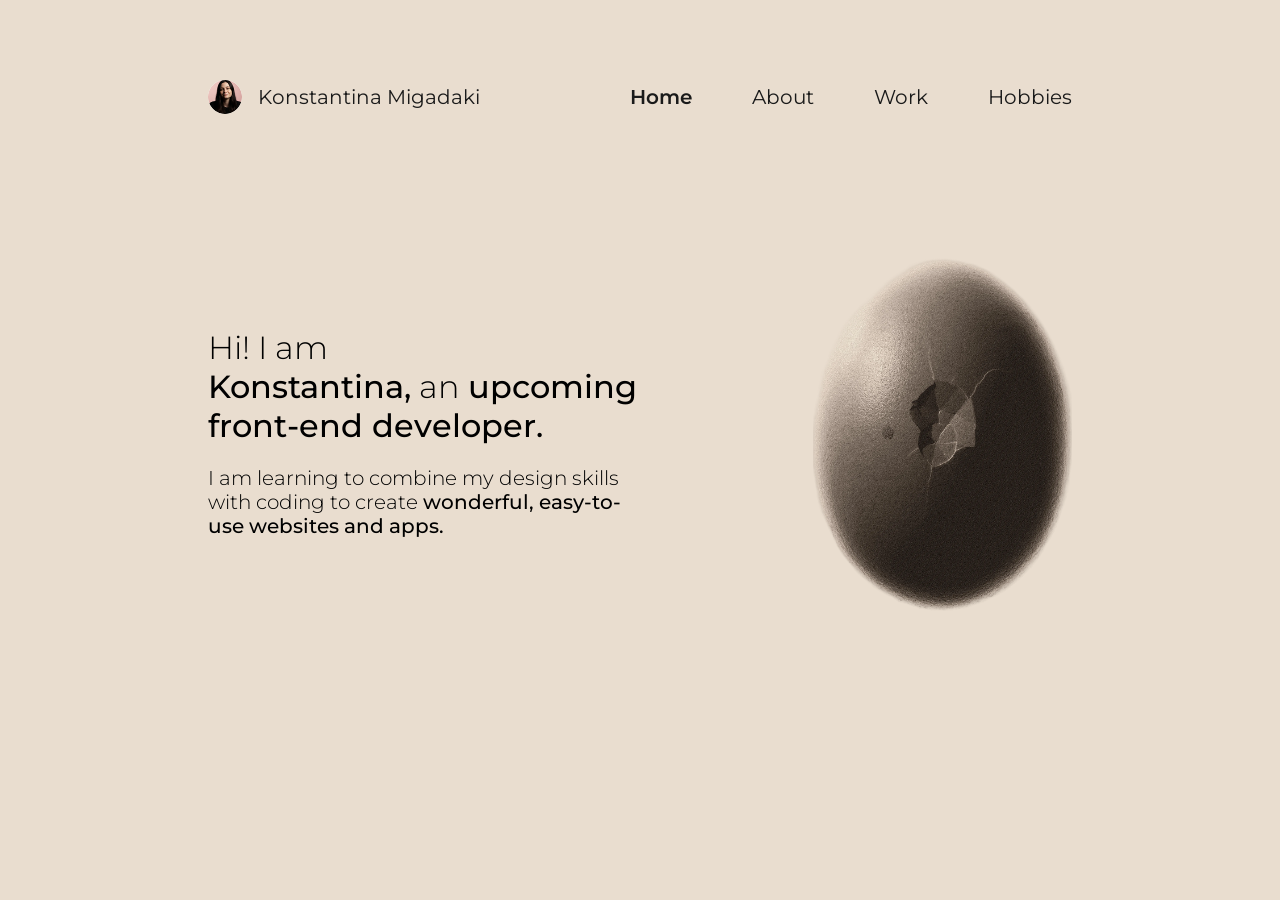
<file: index.html>
<!DOCTYPE html>
<html lang="en">

<head>
    <meta charset="UTF-8">
    <meta name="viewport" content="width=device-width, initial-scale=1.0">
    <link rel="stylesheet" href="https://fonts.googleapis.com/css2?family=Montserrat:wght@300;400;500;600&display=swap">
    <link rel="icon" type="image/png" href="images/Favicon.png">
    <link rel="stylesheet" href="styles.css">
    <title>Home | Konstantina Migadaki</title>
</head>

<body>

    <header class="topnav">
        <a href="index.html" class="logo">
            <img src="images/MyAvatar.png" alt="My Avatar">
            Konstantina Migadaki
        </a>
        <nav class="nav">
            <a href="index.html" class="active">Home</a>
            <a href="about.html">About</a>
            <a href="work.html">Work</a>
            <a href="hobbies.html">Hobbies</a>
        </nav>
    </header>

    <div class="content">
        <div class="content-text">
            <h1>Hi! I am<br><strong>Konstantina,</strong> an <strong>upcoming front-end developer.</strong></h1>
            <p>I am learning to combine my design skills with coding to create <strong>wonderful, easy-to-use websites
                    and apps.</strong></p>
        </div>
        <img id="egg" src="images/CrackedEgg.png" alt="A cracked egg about to hatch">
    </div>

</body>

</html>
</file>
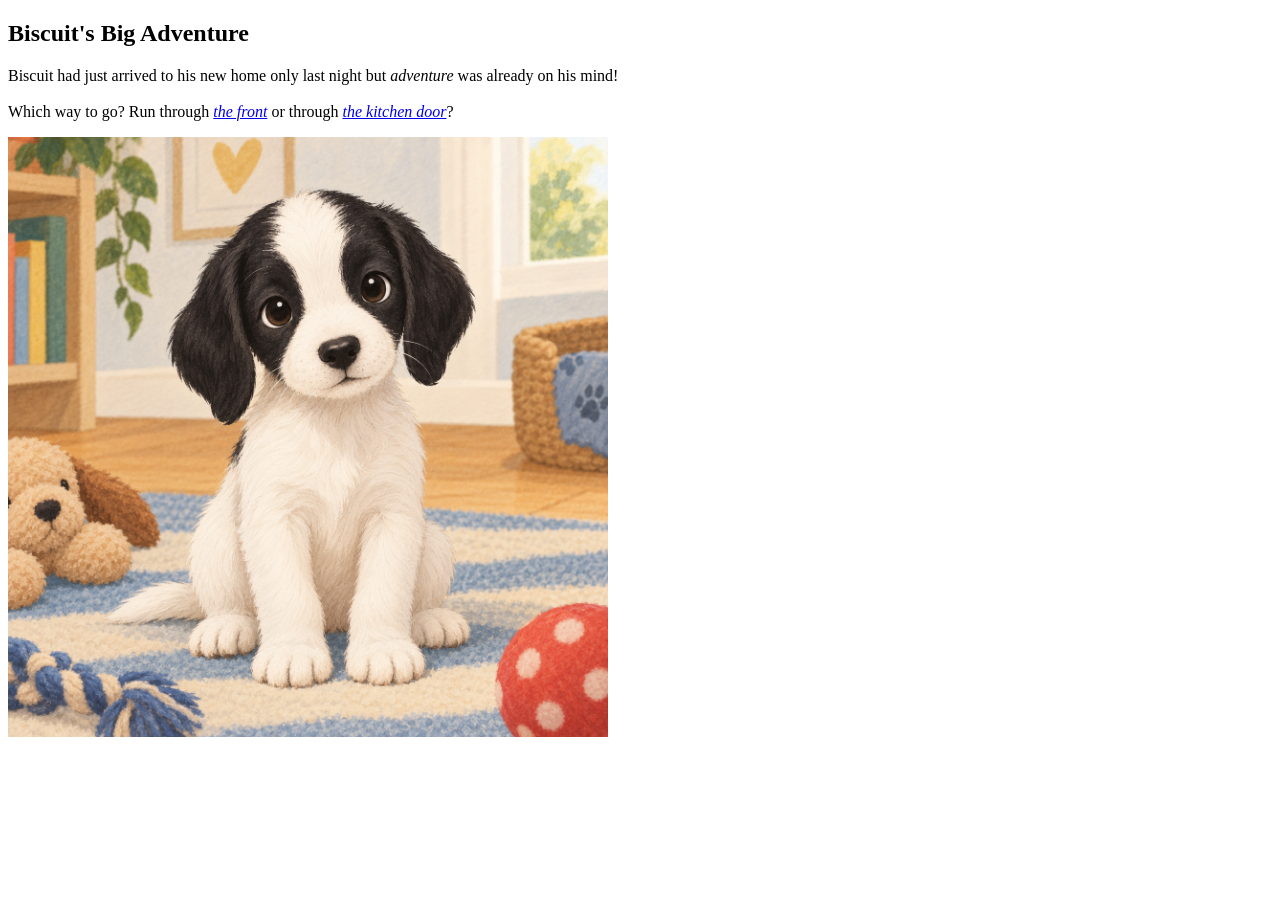
<file: projects/story/index.html>
<!DOCTYPE html>
<html lang="en">
    <head>
        <meta charset="UTF-8">
        <title>Biscuit's Big Adventure</title>
        <link rel="icon" type="image/x-icon" href="Images/Favicon_story.png">
    </head>
<body>
    <div>
        <!-- Story has four endpoints! -->
        <h2>Biscuit's Big Adventure</h2>
        <p>Biscuit had just arrived to his new home only last night but <em>adventure</em> was already on his mind!
        <br>
        <br>
        Which way to go? Run through <a href="thefrontdoor.html"><em>the front</em></a> or through <a href="thekitchendoor.html"> <em>the kitchen door</em></a>?</p>
        <img src="Images/Biscuit_page1.png" width="600" alt="Biscuit starting his adventure">
    </div>
</body>
</html>
</file>
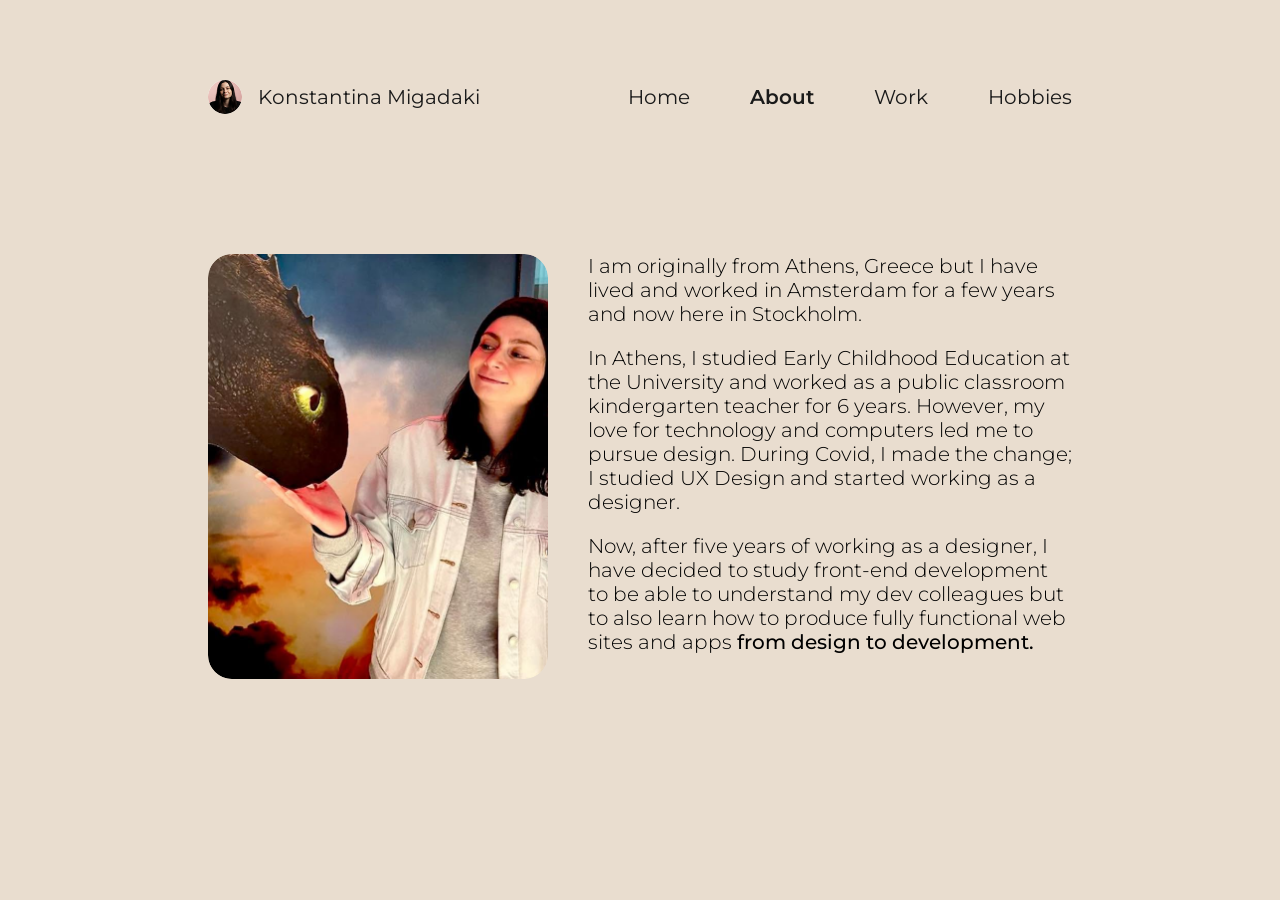
<file: about.html>
<!DOCTYPE html>
<html lang="en">

<head>
    <meta charset="UTF-8">
    <meta name="viewport" content="width=device-width, initial-scale=1.0">
    <link rel="stylesheet" href="https://fonts.googleapis.com/css2?family=Montserrat:wght@300;400;500;600&display=swap">
    <link rel="icon" type="image/png" href="images/Favicon.png">
    <link rel="stylesheet" href="styles.css">
    <title>About | Konstantina Migadaki</title>
</head>

<body>
    <header class="topnav">
        <a href="index.html" class="logo">
            <img src="images/MyAvatar.png" alt="My Avatar">
            Konstantina Migadaki
        </a>
        <nav class="nav">
            <a href="index.html">Home</a>
            <a href="about.html" class="active">About</a>
            <a href="work.html">Work</a>
            <a href="hobbies.html">Hobbies</a>
        </nav>
    </header>

    <div class="about">
        <img src="images/PictureofMe.png" alt="Image of Konstantina Migadaki">
        <div class="aboutme-text">
            <p>I am originally from Athens, Greece but I have lived and worked in Amsterdam for a few
                years and now here in Stockholm.</p>
            <p>In Athens, I studied Early Childhood Education at the University and worked as a public classroom
                kindergarten teacher for 6 years.
                However, my love for technology and computers led me to pursue design. During Covid, I made the
                change; I studied UX Design and started working as a designer.</p>
            <p>Now, after five years of working as a designer, I have decided to study front-end development to be able
                to understand my dev colleagues but to also learn
                how to produce fully functional web sites and apps<strong> from design to development.</strong></p>
        </div>
    </div>

</body>

</html>
</file>
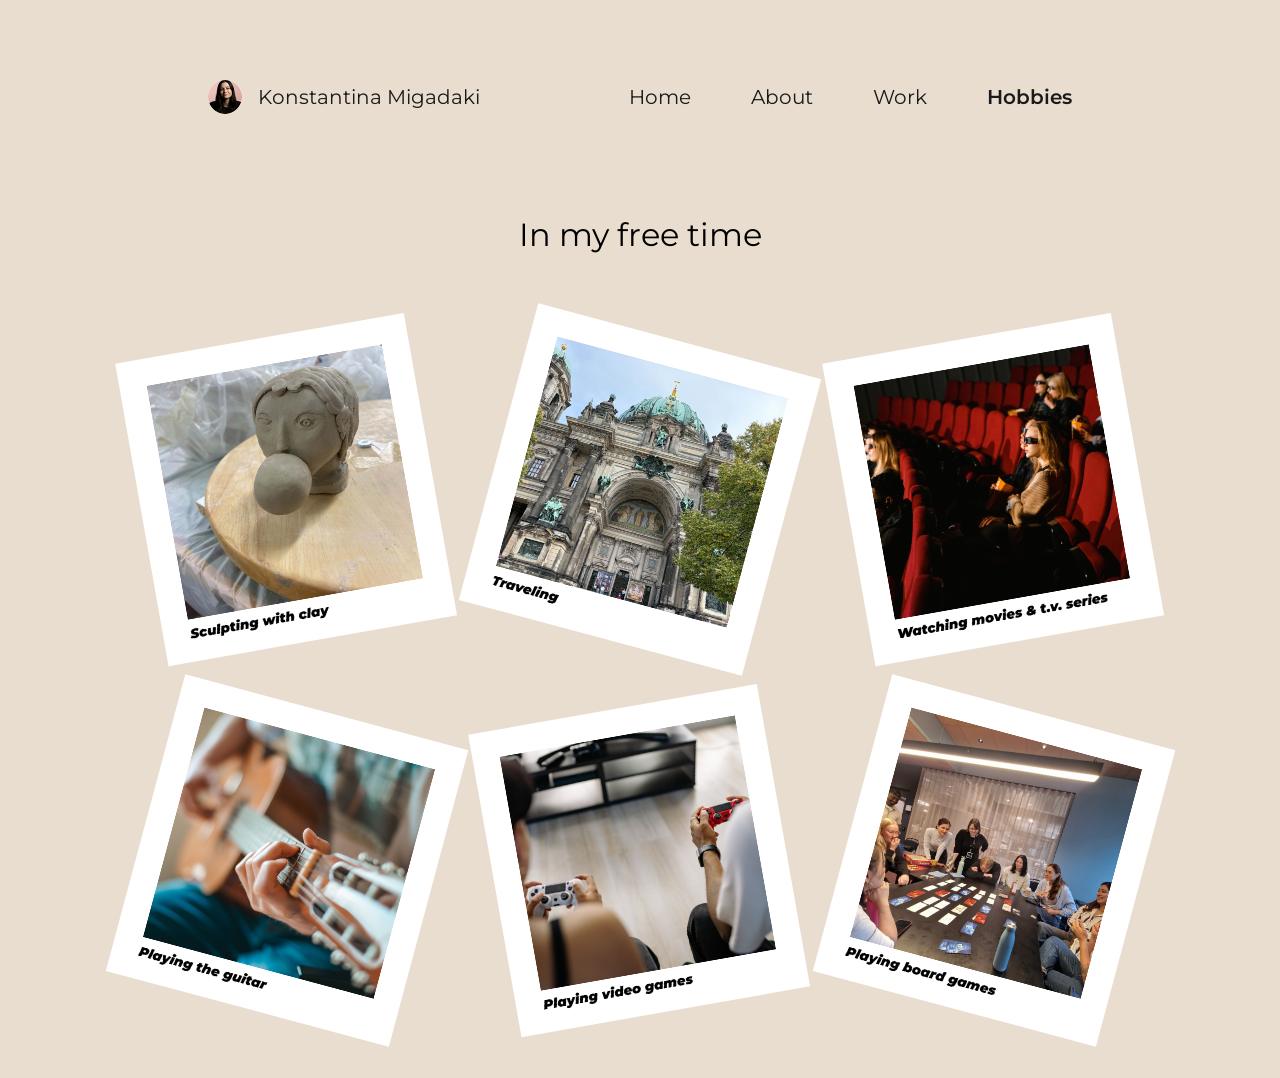
<file: hobbies.html>
<!DOCTYPE html>
<html lang="en">

<head>
    <meta charset="UTF-8">
    <meta name="viewport" content="width=device-width, initial-scale=1.0">
    <link rel="stylesheet" href="https://fonts.googleapis.com/css2?family=Montserrat:wght@300;400;500;600&display=swap">
    <link rel="icon" type="image/png" href="images/Favicon.png">
    <link rel="stylesheet" href="styles.css">
    <title>Hobbies | Konstantina Migadaki</title>
</head>

<body>
    <header class="topnav">
        <a href="index.html" class="logo">
            <img src="images/MyAvatar.png" alt="My Avatar">
            Konstantina Migadaki
        </a>
        <nav class="nav">
            <a href="index.html">Home</a>
            <a href="about.html">About</a>
            <a href="work.html">Work</a>
            <a href="hobbies.html" class="active">Hobbies</a>
        </nav>
    </header>

    <h1 class="page-title">In my free time</h1>

    <div class="mywork">

        <div class="tilt-left">
            <img src="images/Sculpting.png" alt="Image of one of my sculptures">
        </div>

        <div class="tilt-right">
            <img src="images/Traveling.png" alt="Picture of the Berlin Cathedral I took">
        </div>

        <div class="tilt-left">
            <img src="images/Movies.png" alt="Picture of a movie theater">
        </div>

        <div class="tilt-right">
            <img src="images/Guitar.png" alt="Picture of a person playing guitar">
        </div>

        <div class="tilt-left">
            <img src="images/videogames.png" alt="Picture of two people playing videogames">
        </div>

        <div class="tilt-right">
            <img src="images/boardgames.png" alt="Picture of our class playing a board game">
        </div>

    </div>

</body>

</html>
</file>
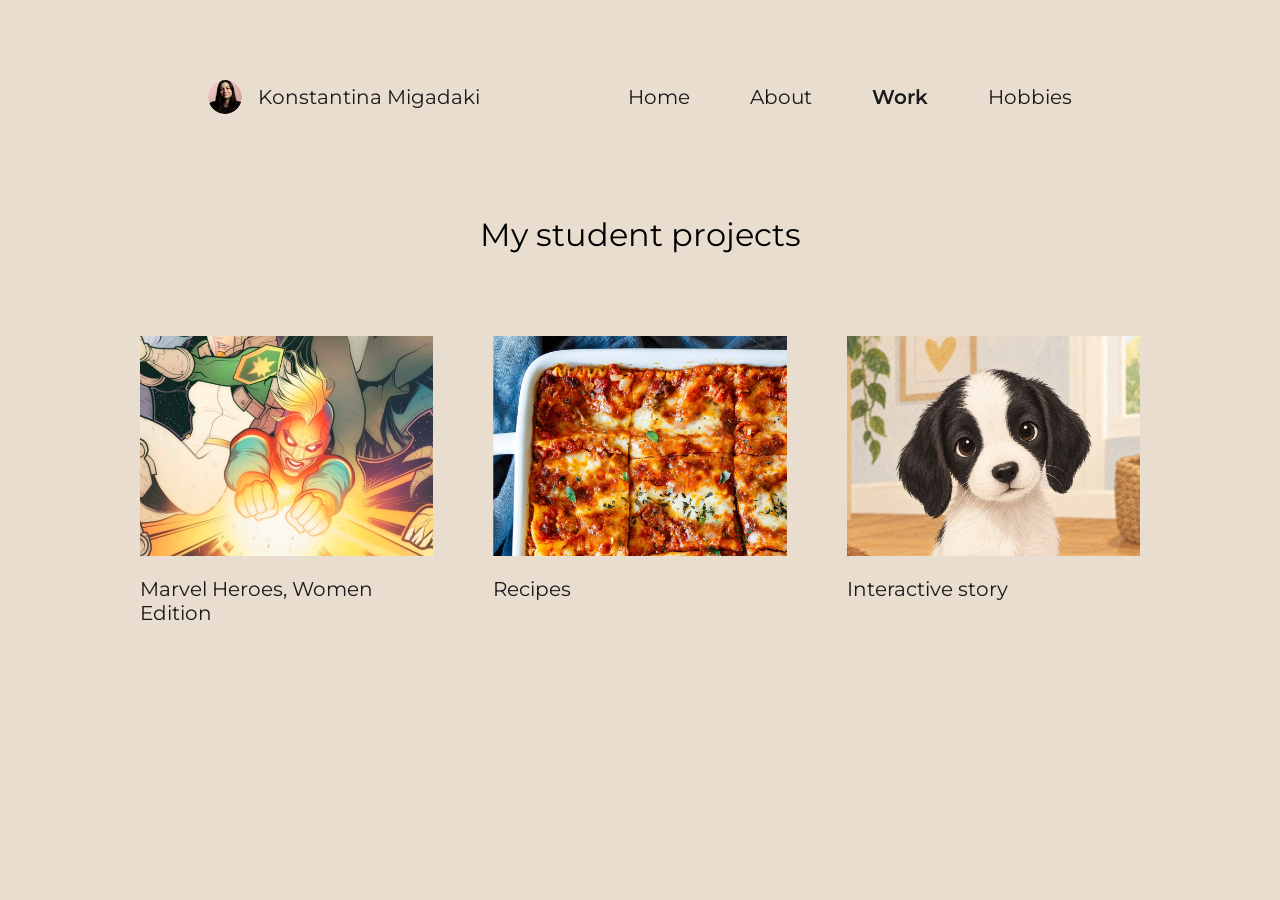
<file: work.html>
<!DOCTYPE html>
<html lang="en">

<head>
    <meta charset="UTF-8">
    <meta name="viewport" content="width=device-width, initial-scale=1.0">
    <link rel="stylesheet" href="https://fonts.googleapis.com/css2?family=Montserrat:wght@300;400;500;600&display=swap">
    <link rel="icon" type="image/png" href="images/Favicon.png">
    <link rel="stylesheet" href="styles.css">
    <title>Work | Konstantina Migadaki</title>
</head>

<body>
    <header class="topnav">
        <a href="index.html" class="logo">
            <img src="images/MyAvatar.png" alt="My Avatar">
            Konstantina Migadaki
        </a>
        <nav class="nav">
            <a href="index.html">Home</a>
            <a href="about.html">About</a>
            <a href="work.html" class="active">Work</a>
            <a href="hobbies.html">Hobbies</a>
        </nav>
    </header>

    <h1 class="page-title">My student projects</h1>

    <div class="mywork">

        <a href="https://dinaongit.github.io/Card-project/" target="_blank">
            <img src="images/Captain_Marvel.png" alt="Image of Captain Marvel">
            <h2>Marvel Heroes, Women Edition</h2>
        </a>

        <a href="projects/Recipes/Recipes.html" target="_blank">
            <img src="images/Lasagna-Recipe.jpg" alt="Image of Lasagna Recipe">
            <h2>Recipes</h2>
        </a>

        <a href="projects/story/index.html" target="_blank">
            <img src="images/Biscuit_page1.png" alt="Image of Biscuit Story">
            <h2>Interactive story</h2>
        </a>

    </div>

</body>

</html>
</file>
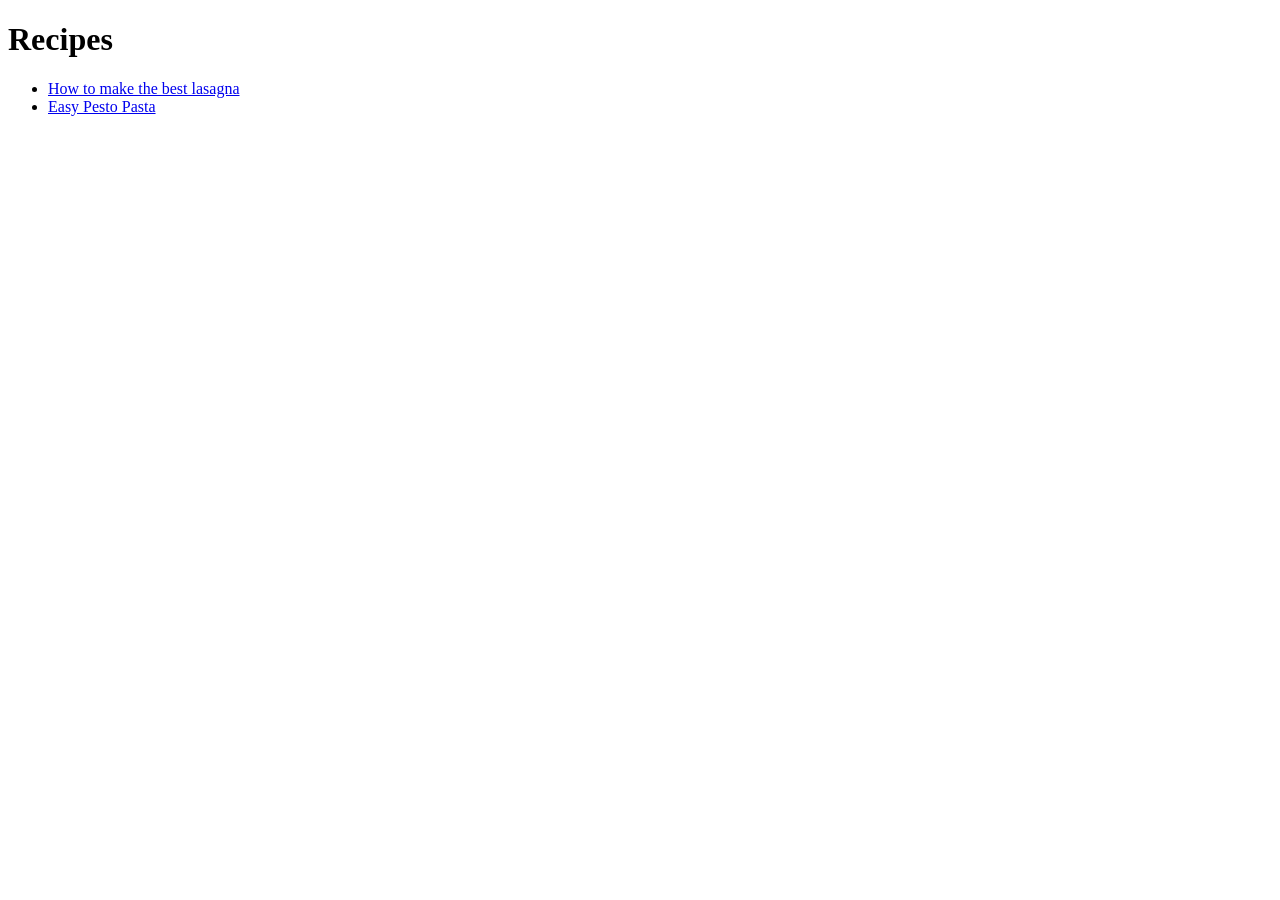
<file: projects/recipes/Recipes.html>
<!DOCTYPE html>
<html lang="en">
    <head>
<meta charset="UTF-8">
<title>Index</title>
    </head>
    <body>
        <h1>Recipes</h1>
        <ul>
            <li><a href="Recipes/lasagna.html"> How to make the best lasagna </a></li>
            <li><a href="Recipes/PastaPesto.html"> Easy Pesto Pasta </a></li>
        </ul>
    </body>
</html>
</file>
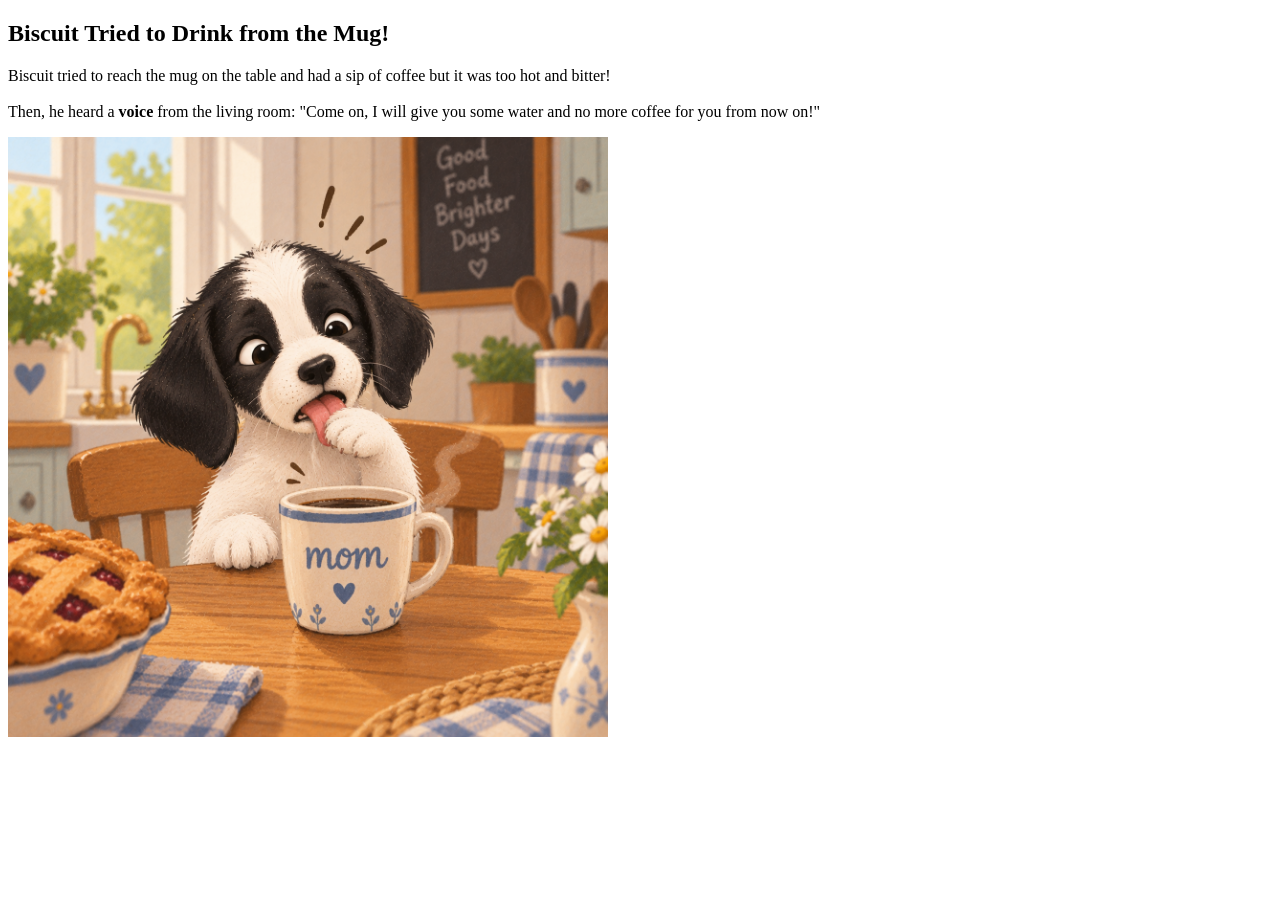
<file: projects/story/coffee.html>
<!DOCTYPE html>
<html lang="en">
    <head>
        <meta charset="UTF-8">
        <title>Biscuit's Big Adventure</title>
        <link rel="icon" type="image/x-icon" href="Images/Favicon_story.png">
    </head>
<body>
    <div>
        <h2>Biscuit Tried to Drink from the Mug!</h2>
        <p>Biscuit tried to reach the mug on the table and had a sip of coffee but it was too hot and bitter!
            <br>
            <br>
        Then, he heard a <strong>voice</strong> from the living room: "Come on, I will give you some water and no more coffee for you from now on!"</p>
        <img src="Images/BitterHotCoffee.png" width="600" height="600" alt="Biscuit trying to reach the mug but the coffee is bitter and too hot">
    </div>
</body>
</html>
</file>
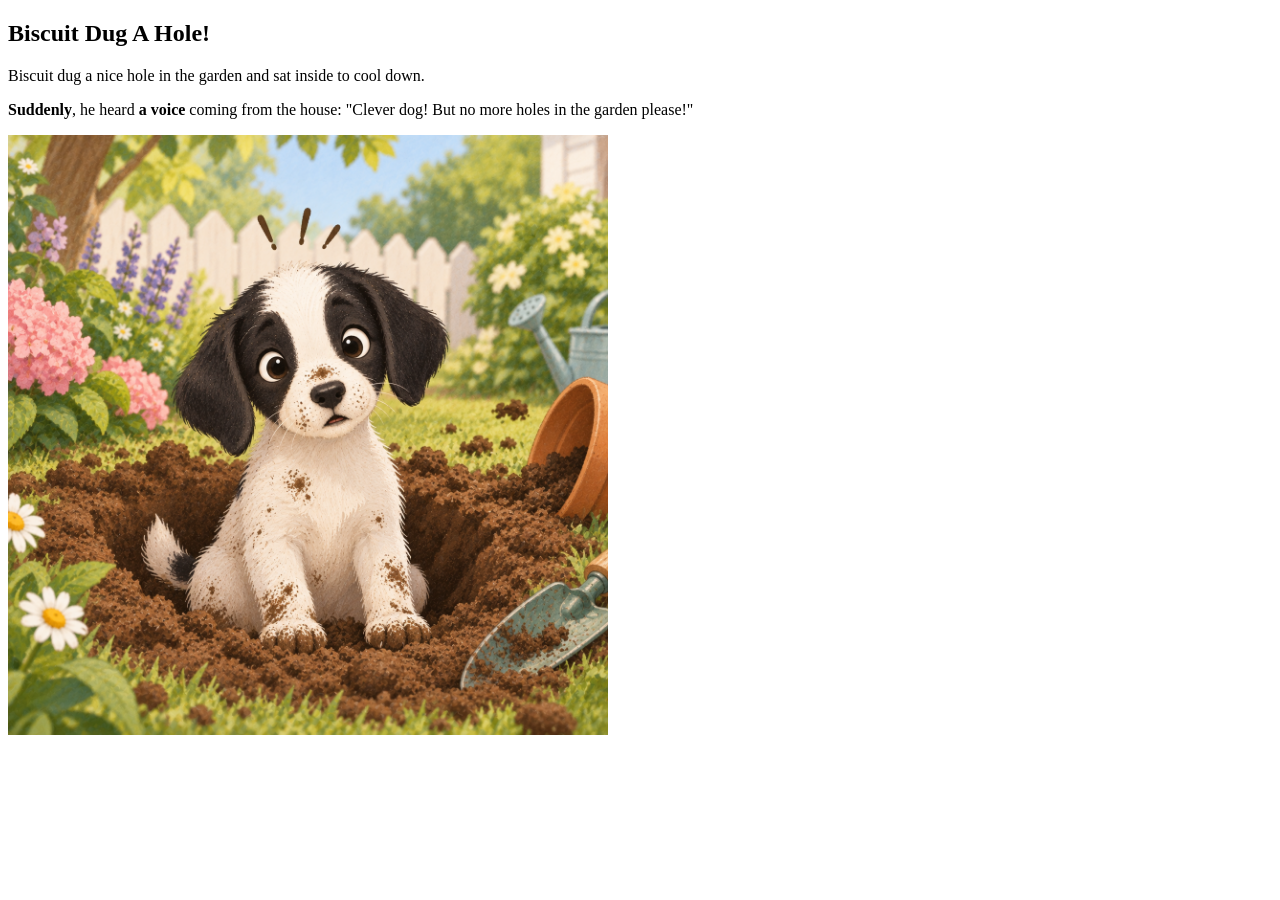
<file: projects/story/dighole.html>
<!DOCTYPE html>
<html lang="en">
    <head>
        <meta charset="UTF-8">
        <title>Biscuit's Big Adventure</title>
        <link rel="icon" type="image/x-icon" href="Images/Favicon_story.png">
    </head>
<body>
    <div>
        <h2>Biscuit Dug A Hole!</h2>
        <p>Biscuit dug a nice hole in the garden and sat inside to cool down.</p>
        <strong>Suddenly</strong>, he heard <strong>a voice</strong> coming from the house: "Clever dog! But no more holes in the garden please!"</p>
        <img src="Images/DugHoleinTheGarden.png" width="600" height="600" alt="Biscuit in the hole he dug in the garden looking surprised">
    </div>
</body>
</html>
</file>
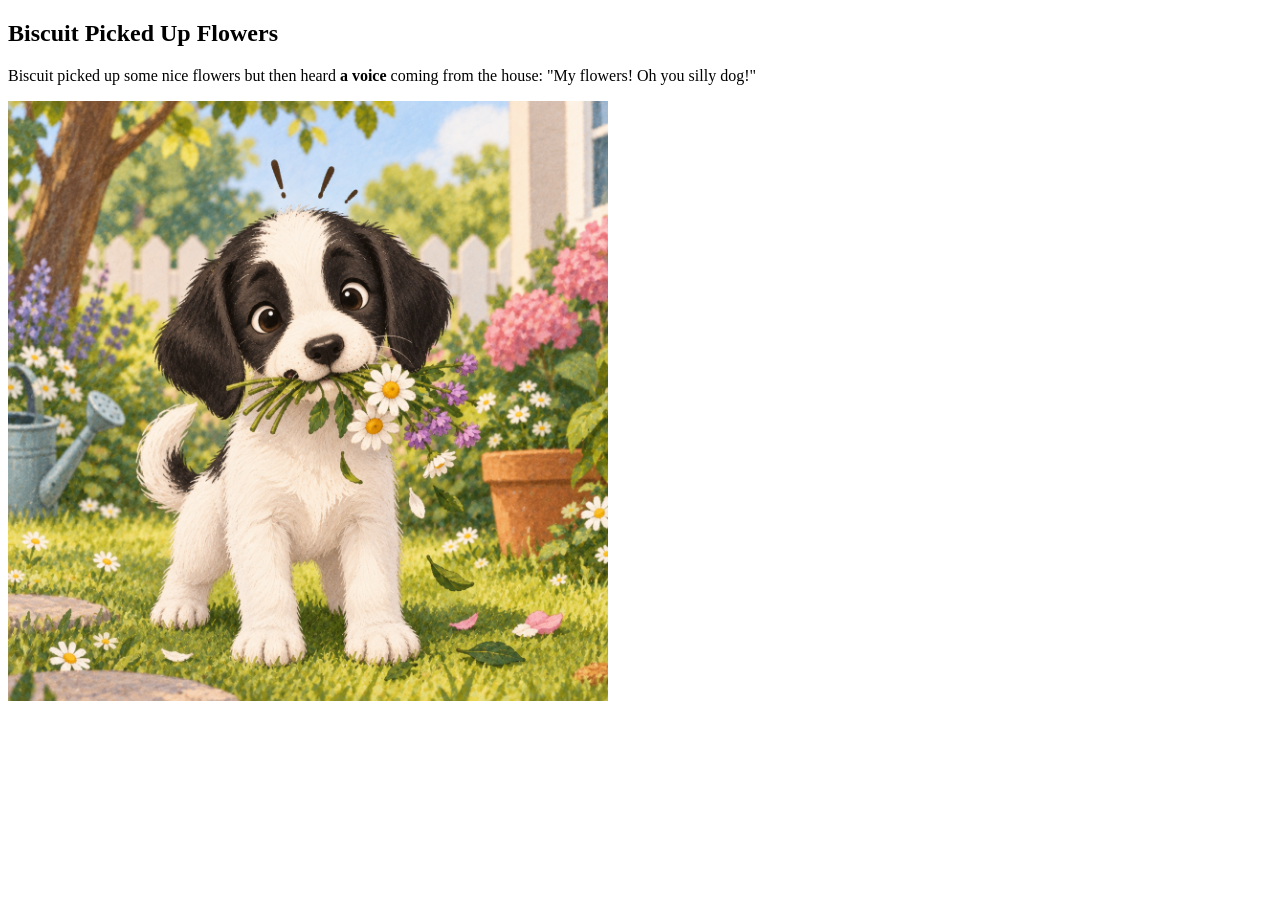
<file: projects/story/pickupflowers.html>
<!DOCTYPE html>
<html lang="en">
    <head>
        <meta charset="UTF-8">
        <title>Biscuit's Big Adventure</title>
        <link rel="icon" type="image/x-icon" href="Images/Favicon_story.png">
    </head>
<body>
    <div>
        <h2>Biscuit Picked Up Flowers</h2>
        <p>Biscuit picked up some nice flowers but then heard <strong>a voice</strong> coming from the house: "My flowers! Oh you silly dog!"</p>
        <img src="Images/PickedtheFlowers.png" width="600" height="600" alt="Biscuit with flowers in his mouth looking surprised">
    </div>
</body>
</html>
</file>
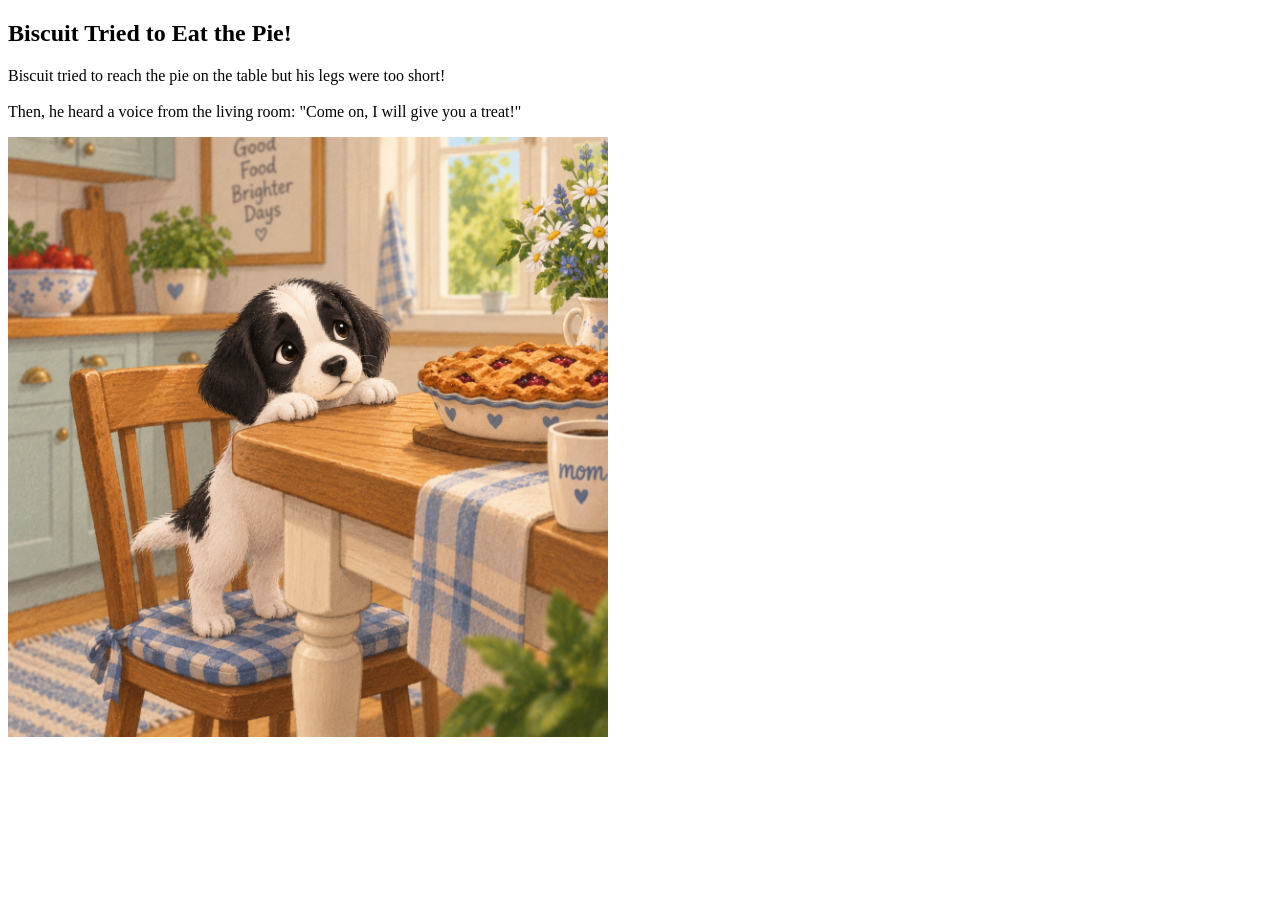
<file: projects/story/pie.html>
<!DOCTYPE html>
<html lang="en">
    <head>
        <meta charset="UTF-8">
        <title>Biscuit's Big Adventure</title>
        <link rel="icon" type="image/x-icon" href="Images/Favicon_story.png">
    </head>
<body>
    <div>
        <h2>Biscuit Tried to Eat the Pie!</h2>
        <p>Biscuit tried to reach the pie on the table but his legs were too short!
            <br>
            <br>
        Then, he heard a voice from the living room: "Come on, I will give you a treat!"</p>
        <img src="Images/CannotReachthePie.png" width="600" height="600" alt="Biscuit trying to reach the pie but his legs are too short">
    </div>
</body>
</html>
</file>
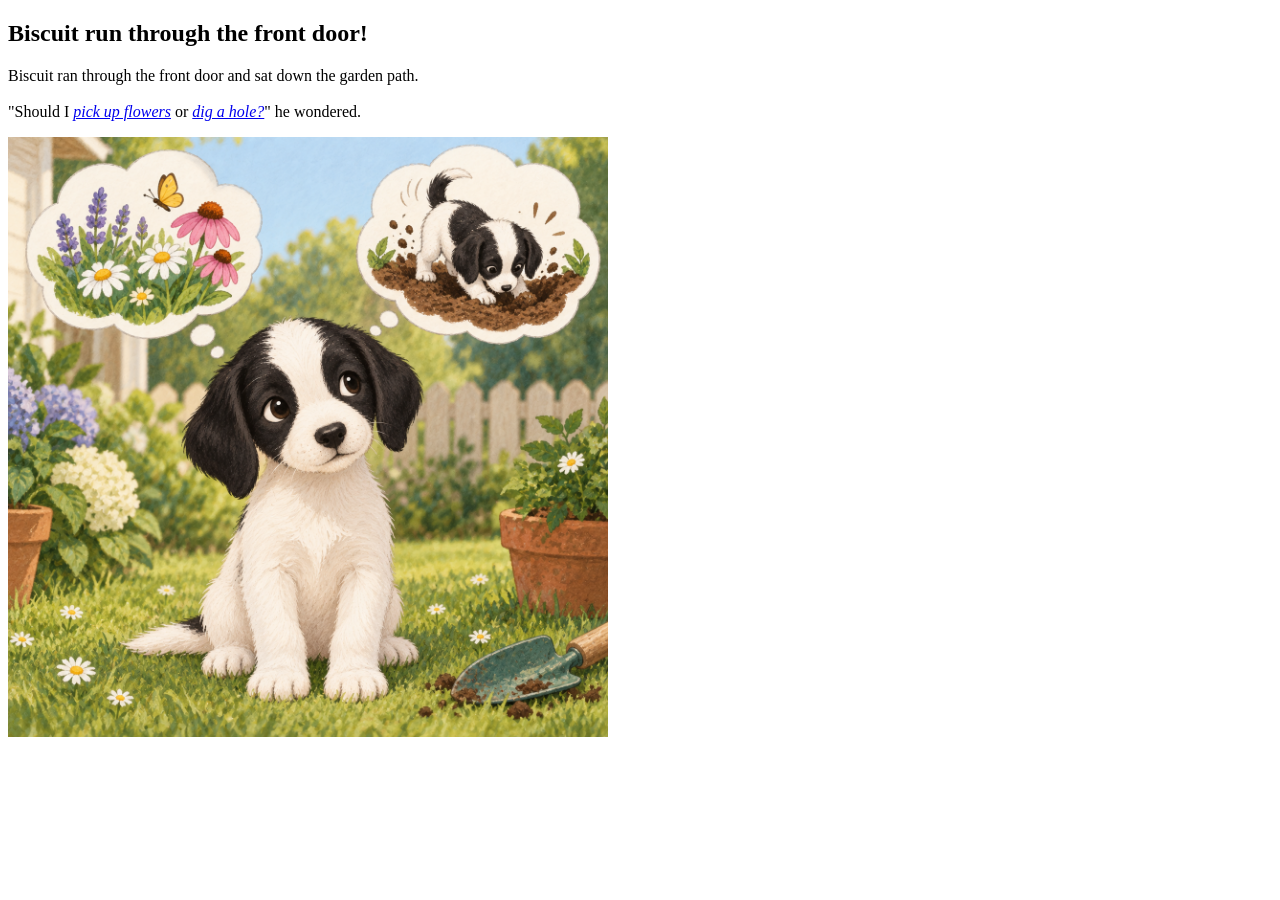
<file: projects/story/thefrontdoor.html>
<!DOCTYPE html>
<html lang="en">
    <head>
        <meta charset="UTF-8">
        <title>Biscuit's Big Adventure</title>
        <link rel="icon" type="image/x-icon" href="Images/Favicon_story.png">
    </head>
<body>
    <div>
        <h2>Biscuit run through the front door!</h2>
        <p>Biscuit ran through the front door and sat down the garden path.
        <br>
        <br>
        "Should I <a href="pickupflowers.html"><em>pick up flowers</em></a> or <a href="dighole.html"> <em>dig a hole?</em></a>" he wondered.</p>
        <img src="Images/FlowersORdig.png" width="600" height="600" alt="Biscuit deciding whether to pick up flowers or dig a hole">
    </div>
</body>
</html>
</file>
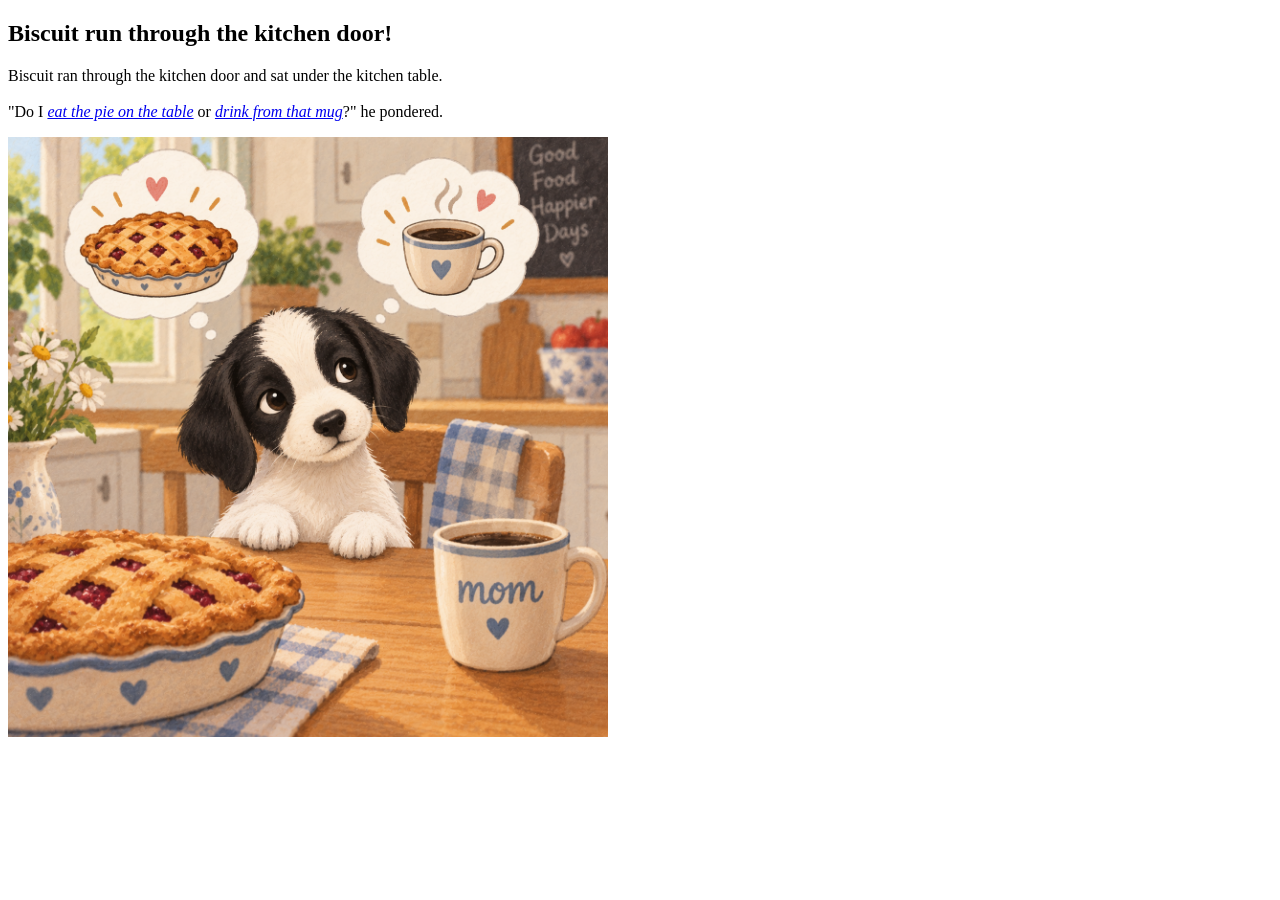
<file: projects/story/thekitchendoor.html>
<!DOCTYPE html>
<html lang="en">
    <head>
        <meta charset="UTF-8">
        <title>Biscuit's Big Adventure</title>
        <link rel="icon" type="image/x-icon" href="Images/Favicon_story.png">
    </head>
<body>
    <div>
        <h2>Biscuit run through the kitchen door!</h2>
        <p>Biscuit ran through the kitchen door and sat under the kitchen table.
            <br>
            <br>
        "Do I <a href="pie.html"><em>eat the pie on the table</em></a> or <a href="coffee.html"> <em>drink from that mug</em></a>?" he pondered.</p>
        <img src="Images/PieORcoffee.png" width="600" height="600" alt="Biscuit deciding whether to eat the pie or drink from the mug">
    </div>
</body>
</html>
</file>
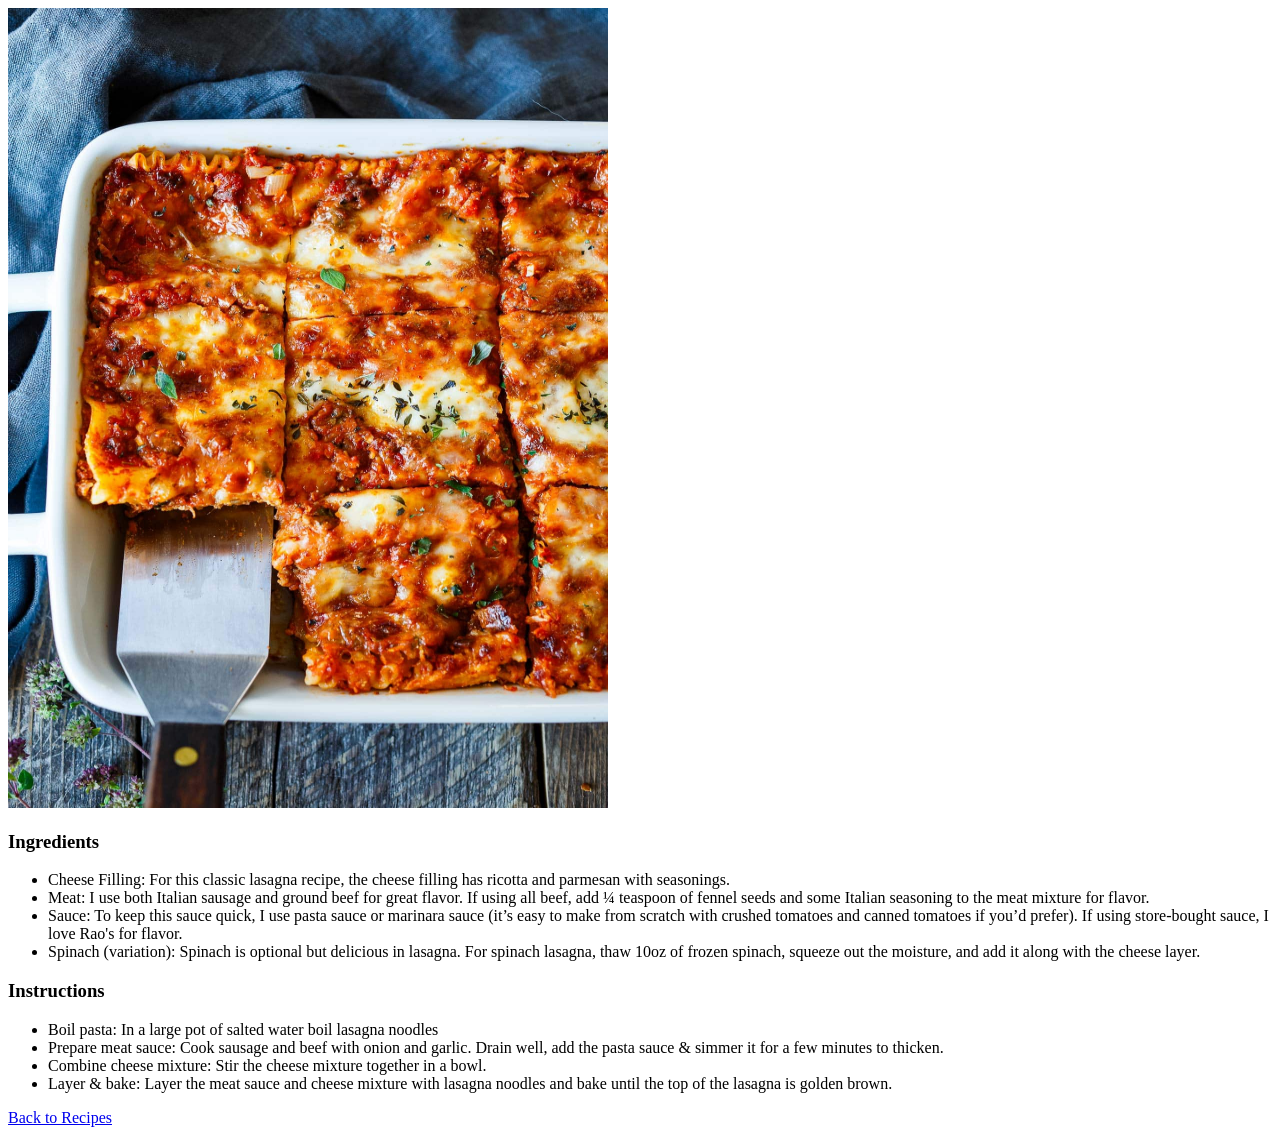
<file: projects/recipes/Recipes/lasagna.html>
<!DOCTYPE html>
<html lang="en">
    <head>
<meta charset="UTF-8">
<title>How to make the best lasagna</title>
</head>
<body>
    <img src="../ImagesPr2/Lasagna-Recipe.jpg" width="600" height="800" alt="Image of lasagna">
    <h3>Ingredients</h3>
    <ul>
        <li>Cheese Filling: For this classic lasagna recipe, the cheese filling has ricotta and parmesan with seasonings.</li>
        <li>Meat: I use both Italian sausage and ground beef for great flavor. If using all beef, add ¼ teaspoon of fennel seeds and some Italian seasoning to the meat mixture for flavor.</li>
        <li>Sauce: To keep this sauce quick, I use pasta sauce or marinara sauce (it’s easy to make from scratch with crushed tomatoes and canned tomatoes if you’d prefer). If using store-bought sauce, I love Rao's for flavor.</li>
        <li>Spinach (variation): Spinach is optional but delicious in lasagna. For spinach lasagna, thaw 10oz of frozen spinach, squeeze out the moisture, and add it along with the cheese layer.</li>
    </ul>

    <h3>Instructions</h3>
    <ul>
        <li>Boil pasta: In a large pot of salted water boil lasagna noodles</li>
        <li>Prepare meat sauce: Cook sausage and beef with onion and garlic. Drain well, add the pasta sauce & simmer it for a few minutes to thicken.</li>
        <li>Combine cheese mixture: Stir the cheese mixture together in a bowl.</li>
        <li>Layer & bake: Layer the meat sauce and cheese mixture with lasagna noodles and bake until the top of the lasagna is golden brown.</li>
    </ul>
    <a href="../Recipes.html"> Back to Recipes </a>
</body>
</html>
</file>
<file: styles.css>
body {
    margin: 0;
    background-color: #E9DDCF;
    font-family: "Montserrat", sans-serif;
}

.topnav {
    display: flex;
    justify-content: space-between;
    align-items: center;
    max-width: 864px;
    margin: 0 auto;
    padding: 80px 24px;
}

.logo {
    display: flex;
    align-items: center;
    gap: 16px;
}

.logo img {
    width: 34px;
    border-radius: 50%;
}

.nav {
    display: flex;
    gap: 60px;
}

a {
    color: #1a1a1a;
    text-decoration: none;
    font-size: 20px;
}

.active {
    font-weight: 600;
}

.content {
    display: flex;
    justify-content: space-between;
    align-items: center;
    max-width: 864px;
    margin: 0 auto;
    padding: 60px 24px;
}

.content-text {
    width: 50%;
}

h1 {
    font-size: 32px;
    font-weight: 300;
}

.content p {
    font-size: 20px;
    font-weight: 300;
}

strong {
    font-weight: 500;
}

#egg {
    width: 30%;
}

.about {
    display: flex;
    gap: 40px;
    align-items: flex-start;
    max-width: 864px;
    margin: 0 auto;
    padding: 60px 24px;
}

.aboutme-text p {
    margin-top: 0;
}

.about img {
    width: 340px;
    border-radius: 24px;
}

.aboutme-text {
    flex-grow: 1;
    font-weight: 300;
    font-size: 20px;
}

.mywork {
    display: grid;
    grid-template-columns: repeat(3, 1fr);
    gap: 60px;
    max-width: 1000px;
    margin: 0 auto;
    padding: 60px 24px;
}

.mywork img {
    width: 100%;
}

.mywork h2 {
    font-size: 20px;
    font-weight: 400;
}

.page-title {
    font-weight: 400;
    text-align: center;
}

.tilt-left {
    transform: rotate(-10deg);
}

.tilt-right {
    transform: rotate(15deg);
}

/* iPads and phones: stack the layout */
@media (max-width: 900px) {
    .topnav {
        flex-direction: column;
        gap: 20px;
        padding: 32px 24px;
    }

    .nav {
        gap: 24px;
    }

    .content {
        flex-direction: column;
        gap: 40px;
        padding: 32px 24px;
    }

    .content-text {
        width: 100%;
    }

    .content img {
        width: 60%;
    }

    .about {
        flex-direction: column;
        gap: 32px;
        padding: 32px 24px;
    }

    .about img {
        width: 100%;
    }

    .aboutme-text {
        width: 100%;
    }

    .mywork {
        grid-template-columns: 1fr;
        padding: 32px 24px;
    }

}

/* Phones only: smaller text */
@media (max-width: 700px) {
    h1 {
        font-size: 24px;
    }

    .content p {
        font-size: 16px;
    }

    a {
        font-size: 18px;
    }

    .aboutme-text {
        font-size: 16px;
    }

}
</file>
